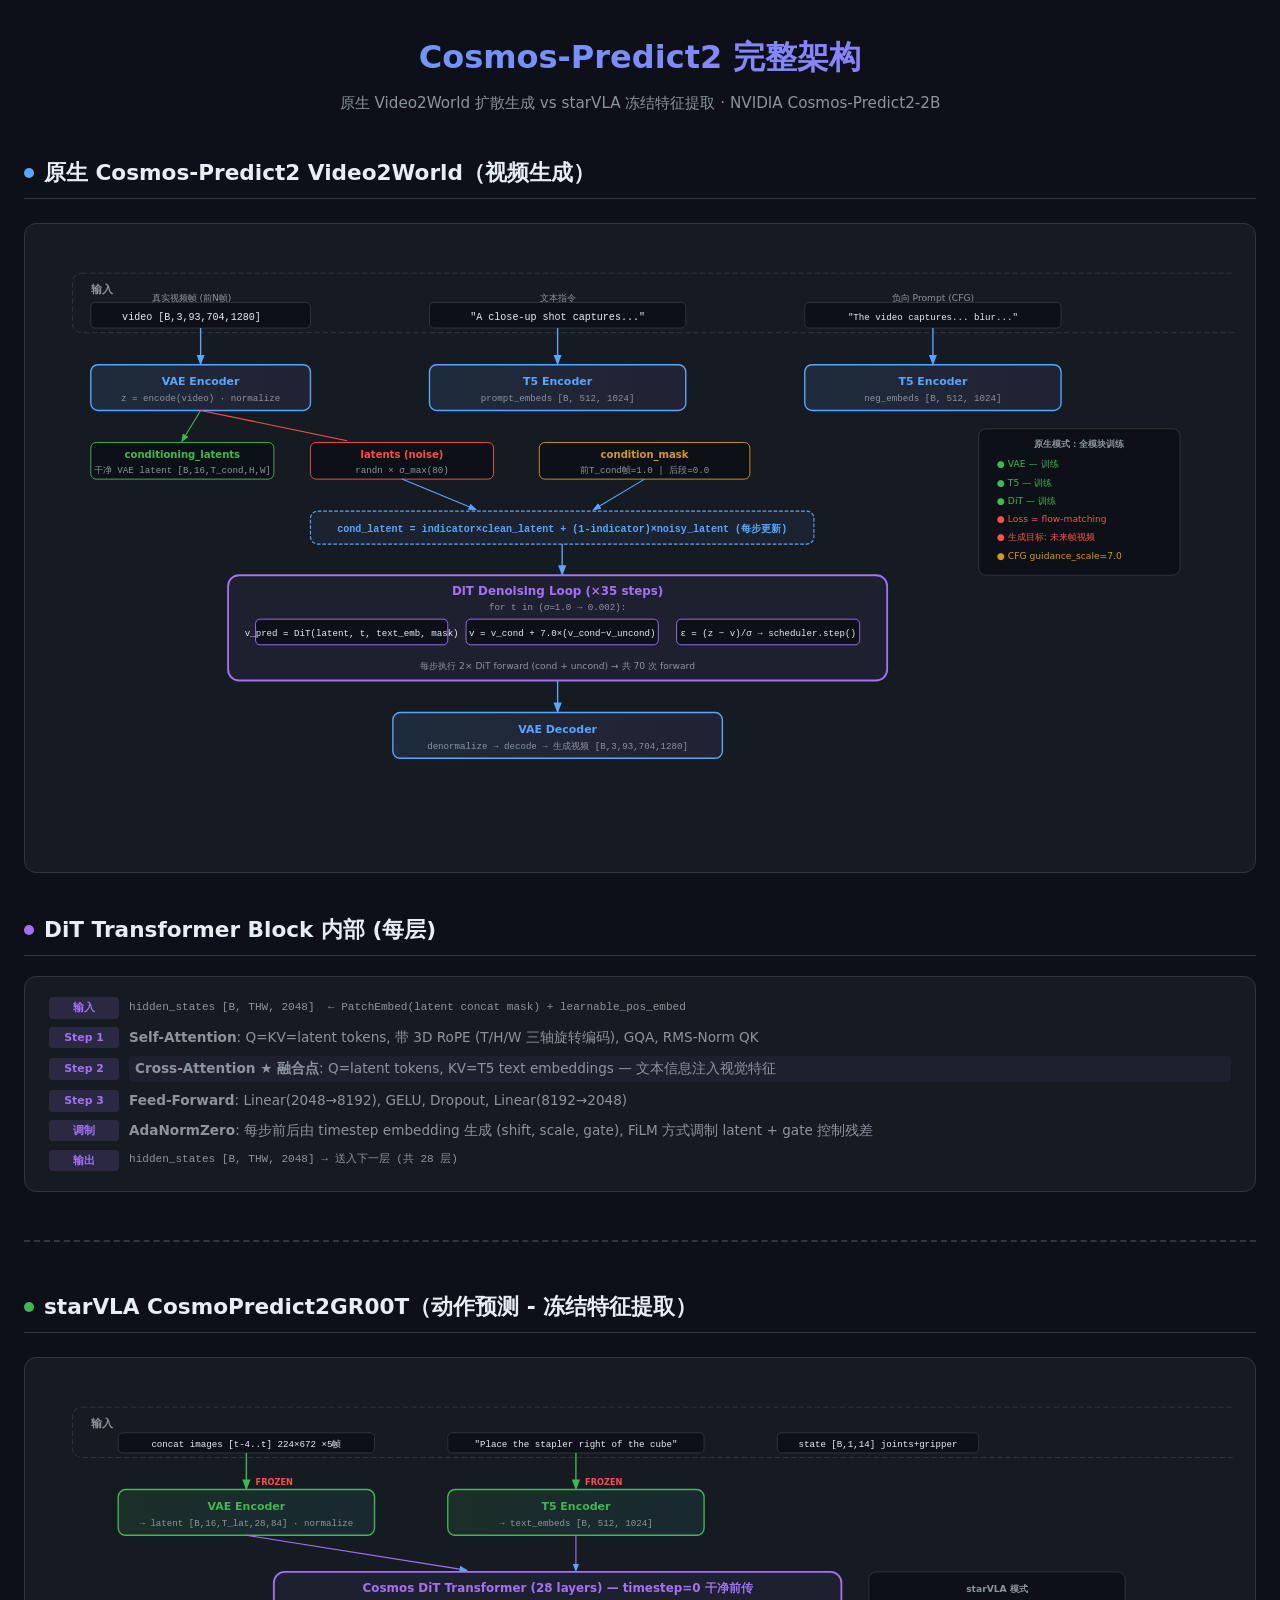
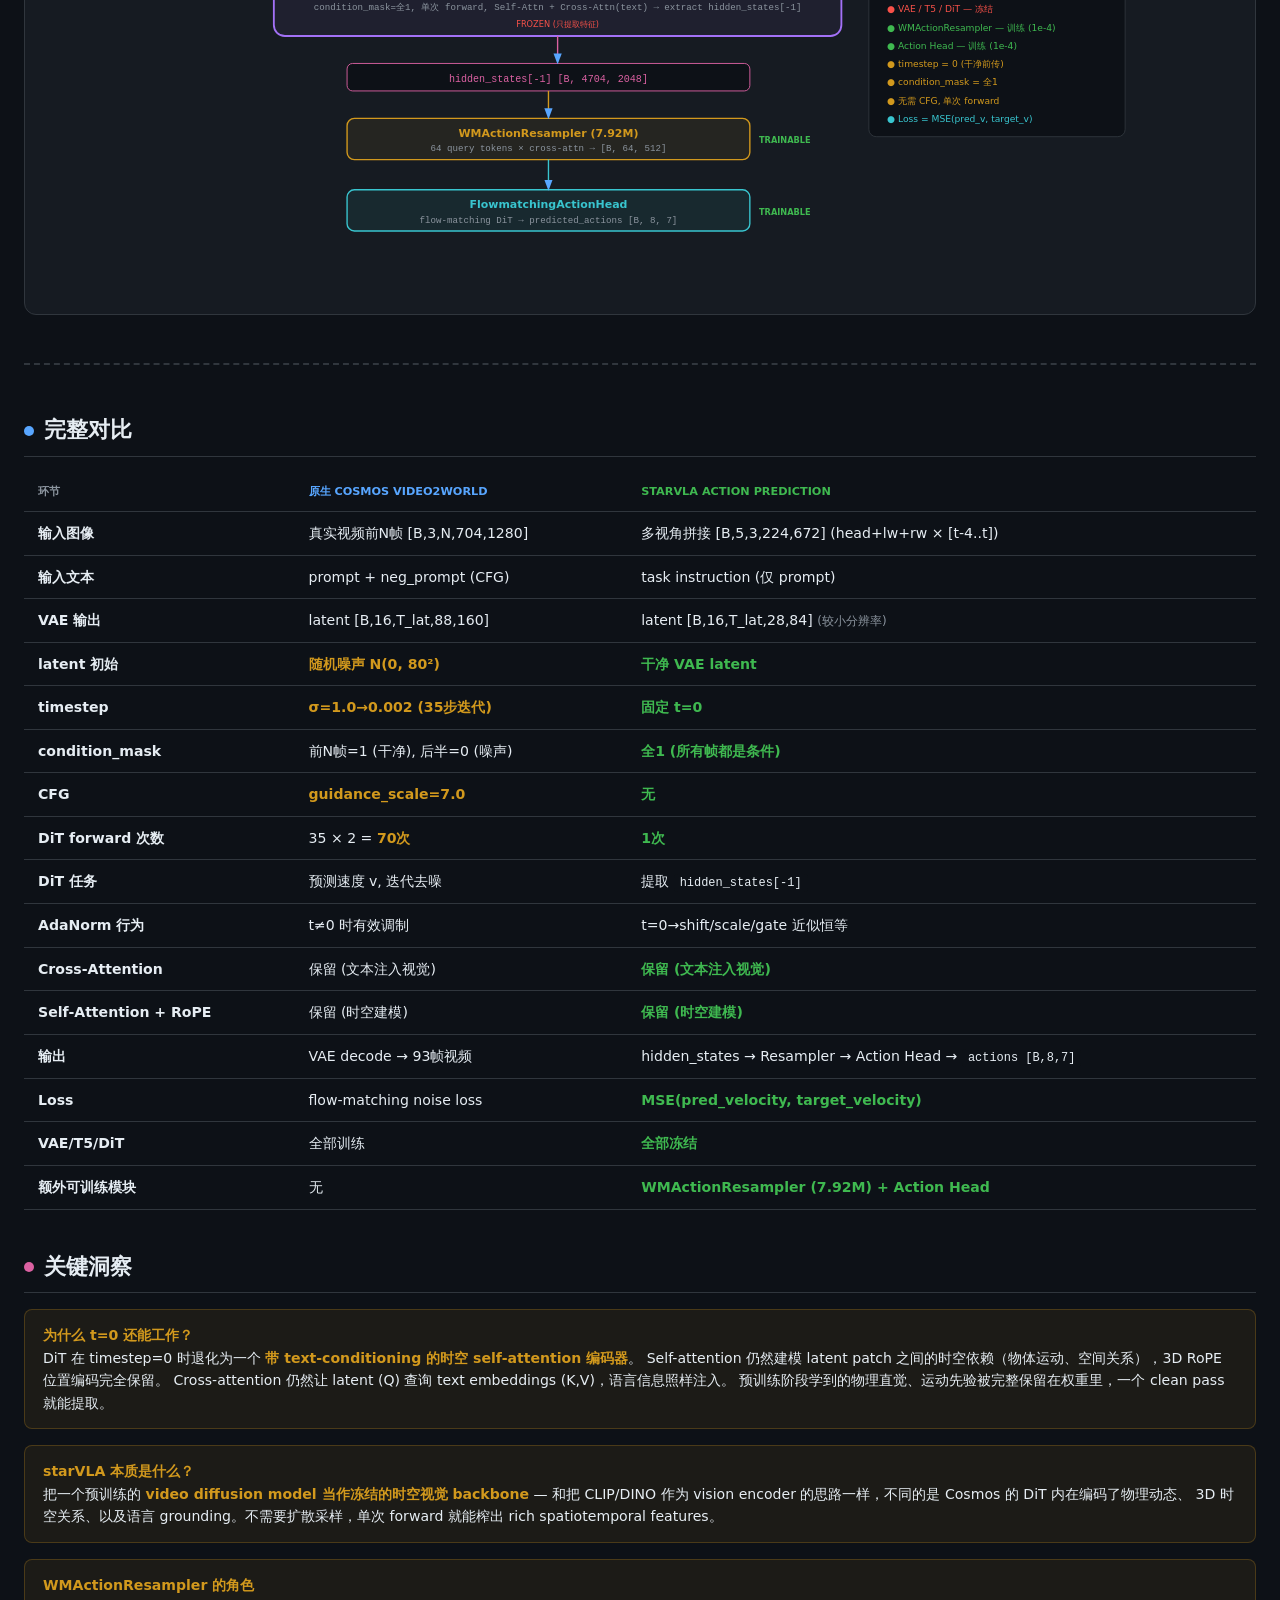
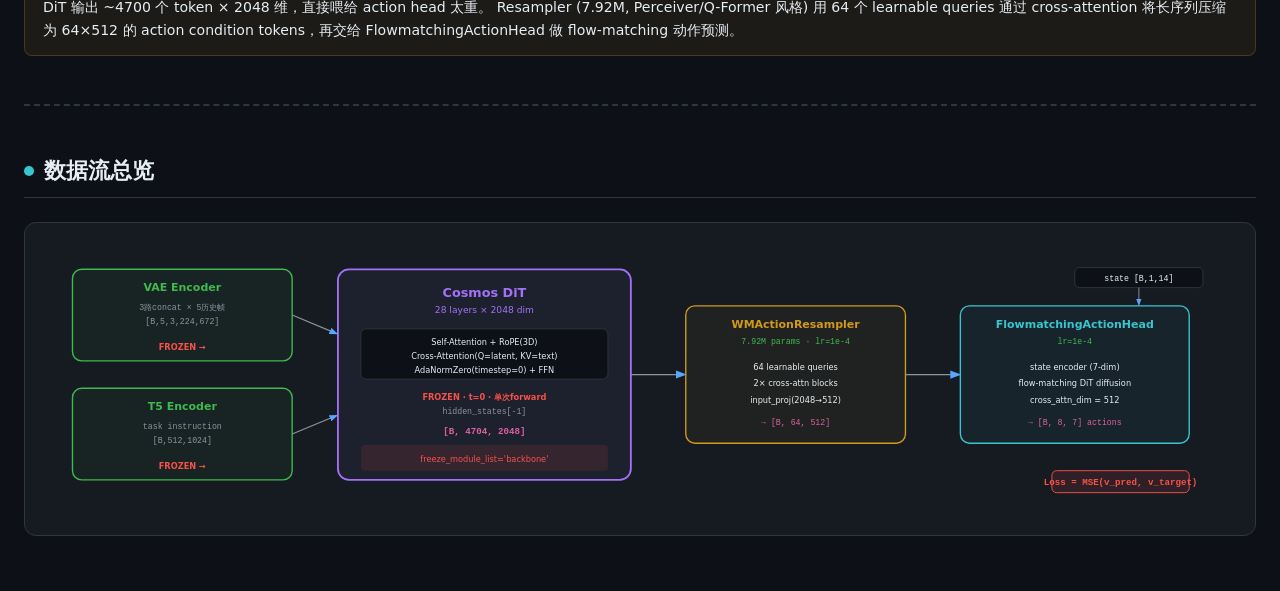
<file: docs/cosmos2_architecture.html>
<!DOCTYPE html>
<html lang="zh-CN">
<head>
<meta charset="UTF-8">
<meta name="viewport" content="width=device-width, initial-scale=1.0">
<title>Cosmos-Predict2 - 完整架构可视化</title>
<style>
  :root {
    --bg: #0d1117;
    --surface: #161b22;
    --border: #30363d;
    --text: #e6edf3;
    --text-secondary: #8b949e;
    --accent: #58a6ff;
    --green: #3fb950;
    --orange: #d2991d;
    --purple: #a371f7;
    --red: #f85149;
    --pink: #db61a2;
    --teal: #39c5cf;
    --code-bg: #0d1117;
  }
  * { margin: 0; padding: 0; box-sizing: border-box; }
  body {
    background: var(--bg);
    color: var(--text);
    font-family: -apple-system, BlinkMacSystemFont, 'Segoe UI', system-ui, sans-serif;
    line-height: 1.6;
    padding: 0;
  }
  .container { max-width: 1400px; margin: 0 auto; padding: 32px 24px; }

  h1 {
    font-size: 2em;
    font-weight: 700;
    text-align: center;
    margin-bottom: 8px;
    background: linear-gradient(135deg, var(--accent), var(--purple));
    -webkit-background-clip: text;
    -webkit-text-fill-color: transparent;
    background-clip: text;
  }
  .subtitle { text-align: center; color: var(--text-secondary); margin-bottom: 40px; font-size: 0.95em; }

  h2 {
    font-size: 1.35em;
    margin: 40px 0 16px;
    padding-bottom: 8px;
    border-bottom: 1px solid var(--border);
    display: flex; align-items: center; gap: 10px;
  }
  h2 .dot { width: 10px; height: 10px; border-radius: 50%; display: inline-block; }
  h2 .dot.native { background: var(--accent); }
  h2 .dot.starvla { background: var(--green); }

  .arch-grid {
    display: grid;
    grid-template-columns: 1fr 1fr;
    gap: 24px;
    margin-bottom: 40px;
  }
  @media (max-width: 900px) { .arch-grid { grid-template-columns: 1fr; } }

  .card {
    background: var(--surface);
    border: 1px solid var(--border);
    border-radius: 12px;
    padding: 24px;
  }
  .card h3 {
    font-size: 1.1em;
    margin-bottom: 16px;
    display: flex; align-items: center; gap: 8px;
  }
  .card.native { border-left: 3px solid var(--accent); }
  .card.starvla { border-left: 3px solid var(--green); }
  .badge {
    font-size: 0.75em; padding: 2px 8px; border-radius: 10px; font-weight: 600;
  }
  .badge.native { background: rgba(88,166,255,0.15); color: var(--accent); }
  .badge.starvla { background: rgba(63,185,80,0.15); color: var(--green); }

  .flow {
    display: flex;
    flex-direction: column;
    gap: 0;
    font-size: 0.88em;
  }
  .flow-row {
    display: flex; align-items: center; gap: 10px; padding: 6px 0;
  }
  .flow-label {
    min-width: 110px; text-align: right; color: var(--text-secondary); font-size: 0.82em; flex-shrink: 0;
  }
  .flow-box {
    background: var(--code-bg);
    border: 1px solid var(--border);
    border-radius: 6px;
    padding: 4px 10px;
    font-family: 'SF Mono', 'Fira Code', 'Consolas', monospace;
    font-size: 0.82em;
    white-space: nowrap;
  }
  .flow-arrow {
    color: var(--text-secondary); font-size: 1.2em; flex-shrink: 0;
  }

  .big-flow {
    display: flex;
    flex-direction: column;
    gap: 0;
  }
  .stage {
    display: flex; align-items: stretch; gap: 0;
  }
  .stage-num {
    width: 32px; height: 32px; border-radius: 50%;
    display: flex; align-items: center; justify-content: center;
    font-weight: 700; font-size: 0.82em; flex-shrink: 0; margin-top: 12px;
  }
  .stage-num.native { background: var(--accent); color: #fff; }
  .stage-num.starvla { background: var(--green); color: #fff; }
  .stage-content {
    flex: 1; padding: 12px 16px; margin-left: 12px;
    border-left: 2px solid var(--border);
  }
  .stage-content.last { border-left-color: transparent; }
  .stage-title { font-weight: 600; margin-bottom: 4px; }
  .stage-desc { font-size: 0.85em; color: var(--text-secondary); }

  table { width: 100%; border-collapse: collapse; font-size: 0.88em; margin-top: 12px; }
  th, td {
    padding: 10px 14px; text-align: left; border-bottom: 1px solid var(--border);
  }
  th { color: var(--text-secondary); font-weight: 600; font-size: 0.8em; text-transform: uppercase; }
  td code {
    background: var(--code-bg); padding: 2px 6px; border-radius: 4px;
    font-family: 'SF Mono', 'Fira Code', 'Consolas', monospace; font-size: 0.85em;
  }
  .highlight { color: var(--orange); font-weight: 600; }
  .highlight-green { color: var(--green); font-weight: 600; }

  .diagram {
    background: var(--surface);
    border: 1px solid var(--border);
    border-radius: 12px;
    padding: 32px;
    margin: 24px 0;
    overflow-x: auto;
  }
  .diagram svg { display: block; margin: 0 auto; }

  .dit-block {
    background: var(--surface);
    border: 1px solid var(--border);
    border-radius: 12px;
    padding: 20px 24px;
    margin: 20px 0;
  }
  .dit-block h4 { margin-bottom: 12px; color: var(--purple); }
  .dit-inner {
    display: flex; flex-direction: column; gap: 8px;
  }
  .dit-row {
    display: flex; align-items: center; gap: 10px; font-size: 0.85em;
  }
  .dit-label {
    background: rgba(163,113,247,0.15); color: var(--purple);
    padding: 2px 8px; border-radius: 4px; font-weight: 600; font-size: 0.8em; min-width: 70px; text-align: center;
  }
  .dit-desc { color: var(--text-secondary); flex: 1; }

  .tag {
    display: inline-block; padding: 3px 10px; border-radius: 12px; font-size: 0.78em; font-weight: 600; margin: 2px 4px;
  }
  .tag.frozen { background: rgba(248,81,73,0.15); color: var(--red); }
  .tag.trainable { background: rgba(63,185,80,0.15); color: var(--green); }
  .tag.input { background: rgba(88,166,255,0.12); color: var(--accent); }
  .tag.output { background: rgba(219,97,162,0.12); color: var(--pink); }

  .note {
    background: rgba(210,153,29,0.08);
    border: 1px solid rgba(210,153,29,0.25);
    border-radius: 8px;
    padding: 14px 18px;
    margin: 16px 0;
    font-size: 0.88em;
  }
  .note strong { color: var(--orange); }

  .section-divider {
    border: none; border-top: 2px dashed var(--border); margin: 48px 0;
  }

  .tabs {
    display: flex; gap: 8px; margin-bottom: 20px;
  }
  .tab {
    padding: 8px 20px; border-radius: 8px; border: 1px solid var(--border);
    background: var(--surface); color: var(--text); cursor: default;
    font-size: 0.9em; font-weight: 500;
  }
  .tab.active { background: var(--accent); border-color: var(--accent); color: #fff; }
</style>
</head>
<body>
<div class="container">

<h1>Cosmos-Predict2 完整架构</h1>
<p class="subtitle">原生 Video2World 扩散生成 vs starVLA 冻结特征提取 · NVIDIA Cosmos-Predict2-2B</p>

<!-- ============================================================ -->
<h2><span class="dot native"></span> 原生 Cosmos-Predict2 Video2World（视频生成）</h2>

<div class="diagram" style="padding: 40px 20px;">
<svg viewBox="0 0 1300 620" xmlns="http://www.w3.org/2000/svg" style="width:100%; max-width:1300px;">
  <defs>
    <marker id="arrowNative" markerWidth="8" markerHeight="6" refX="6" refY="3" orient="auto">
      <path d="M0,0 L8,3 L0,6 Z" fill="#58a6ff"/>
    </marker>
    <marker id="arrowGreen" markerWidth="8" markerHeight="6" refX="6" refY="3" orient="auto">
      <path d="M0,0 L8,3 L0,6 Z" fill="#3fb950"/>
    </marker>
    <linearGradient id="gradNative" x1="0" y1="0" x2="1" y2="0">
      <stop offset="0%" stop-color="#58a6ff" stop-opacity="0.12"/>
      <stop offset="100%" stop-color="#a371f7" stop-opacity="0.08"/>
    </linearGradient>
    <linearGradient id="gradStar" x1="0" y1="0" x2="1" y2="0">
      <stop offset="0%" stop-color="#3fb950" stop-opacity="0.12"/>
      <stop offset="100%" stop-color="#39c5cf" stop-opacity="0.08"/>
    </linearGradient>
  </defs>

  <!-- ====== Row 1: Inputs ====== -->
  <rect x="30" y="10" width="1300" height="65" rx="10" fill="none" stroke="#30363d" stroke-dasharray="6,3"/>
  <text x="50" y="32" fill="#8b949e" font-size="12" font-weight="600">输入</text>

  <!-- Video input -->
  <rect x="50" y="42" width="240" height="28" rx="5" fill="#0d1117" stroke="#30363d"/>
  <text x="160" y="61" fill="#e6edf3" font-size="11" text-anchor="middle" font-family="monospace">video [B,3,93,704,1280]</text>
  <text x="160" y="40" fill="#8b949e" font-size="10" text-anchor="middle">真实视频帧 (前N帧)</text>

  <!-- Text input -->
  <rect x="420" y="42" width="280" height="28" rx="5" fill="#0d1117" stroke="#30363d"/>
  <text x="560" y="61" fill="#e6edf3" font-size="11" text-anchor="middle" font-family="monospace">"A close-up shot captures..."</text>
  <text x="560" y="40" fill="#8b949e" font-size="10" text-anchor="middle">文本指令</text>

  <!-- Neg prompt -->
  <rect x="830" y="42" width="280" height="28" rx="5" fill="#0d1117" stroke="#30363d"/>
  <text x="970" y="61" fill="#e6edf3" font-size="10" text-anchor="middle" font-family="monospace">"The video captures... blur..."</text>
  <text x="970" y="40" fill="#8b949e" font-size="10" text-anchor="middle">负向 Prompt (CFG)</text>

  <!-- ====== Row 2: VAE + T5 ====== -->
  <!-- VAE -->
  <rect x="50" y="110" width="240" height="50" rx="8" fill="url(#gradNative)" stroke="#58a6ff" stroke-width="1.5"/>
  <text x="170" y="132" fill="#58a6ff" font-size="12" font-weight="700" text-anchor="middle">VAE Encoder</text>
  <text x="170" y="150" fill="#8b949e" font-size="10" text-anchor="middle" font-family="monospace">z = encode(video) · normalize</text>
  <line x1="170" y1="70" x2="170" y2="108" stroke="#58a6ff" stroke-width="1.5" marker-end="url(#arrowNative)"/>

  <!-- T5 -->
  <rect x="420" y="110" width="280" height="50" rx="8" fill="url(#gradNative)" stroke="#58a6ff" stroke-width="1.5"/>
  <text x="560" y="132" fill="#58a6ff" font-size="12" font-weight="700" text-anchor="middle">T5 Encoder</text>
  <text x="560" y="150" fill="#8b949e" font-size="10" text-anchor="middle" font-family="monospace">prompt_embeds [B, 512, 1024]</text>
  <line x1="560" y1="70" x2="560" y2="108" stroke="#58a6ff" stroke-width="1.5" marker-end="url(#arrowNative)"/>

  <!-- T5 neg -->
  <rect x="830" y="110" width="280" height="50" rx="8" fill="url(#gradNative)" stroke="#58a6ff" stroke-width="1.5"/>
  <text x="970" y="132" fill="#58a6ff" font-size="12" font-weight="700" text-anchor="middle">T5 Encoder</text>
  <text x="970" y="150" fill="#8b949e" font-size="10" text-anchor="middle" font-family="monospace">neg_embeds [B, 512, 1024]</text>
  <line x1="970" y1="70" x2="970" y2="108" stroke="#58a6ff" stroke-width="1.5" marker-end="url(#arrowNative)"/>

  <!-- ====== Row 3: Split ====== -->
  <!-- Conditioning latents (clean) -->
  <rect x="50" y="195" width="200" height="40" rx="6" fill="#0d1117" stroke="#3fb950"/>
  <text x="150" y="212" fill="#3fb950" font-size="11" font-weight="600" text-anchor="middle">conditioning_latents</text>
  <text x="150" y="228" fill="#8b949e" font-size="10" text-anchor="middle" font-family="monospace">干净 VAE latent [B,16,T_cond,H,W]</text>
  <line x1="170" y1="160" x2="150" y2="193" stroke="#3fb950" stroke-width="1.2" marker-end="url(#arrowGreen)"/>

  <!-- Noisy latents -->
  <rect x="290" y="195" width="200" height="40" rx="6" fill="#0d1117" stroke="#f85149"/>
  <text x="390" y="212" fill="#f85149" font-size="11" font-weight="600" text-anchor="middle">latents (noise)</text>
  <text x="390" y="228" fill="#8b949e" font-size="10" text-anchor="middle" font-family="monospace">randn × σ_max(80)</text>
  <line x1="170" y1="160" x2="330" y2="193" stroke="#f85149" stroke-width="1.2"/>

  <!-- Condition mask -->
  <rect x="540" y="195" width="230" height="40" rx="6" fill="#0d1117" stroke="#d2991d"/>
  <text x="655" y="212" fill="#d2991d" font-size="11" font-weight="600" text-anchor="middle">condition_mask</text>
  <text x="655" y="228" fill="#8b949e" font-size="10" text-anchor="middle" font-family="monospace">前T_cond帧=1.0 | 后段=0.0</text>

  <!-- ====== Row 4: Merge ====== -->
  <rect x="290" y="270" width="550" height="36" rx="8" fill="rgba(88,166,255,0.06)" stroke="#58a6ff" stroke-width="1.2" stroke-dasharray="4,2"/>
  <text x="565" y="293" fill="#58a6ff" font-size="11" font-weight="600" text-anchor="middle" font-family="monospace">cond_latent = indicator×clean_latent + (1-indicator)×noisy_latent (每步更新)</text>
  <line x1="390" y1="235" x2="470" y2="268" stroke="#58a6ff" stroke-width="1.2" marker-end="url(#arrowNative)"/>
  <line x1="655" y1="235" x2="600" y2="268" stroke="#58a6ff" stroke-width="1.2" marker-end="url(#arrowNative)"/>

  <!-- ====== Row 5: DiT Denoising Loop ====== -->
  <rect x="200" y="340" width="720" height="115" rx="12" fill="rgba(163,113,247,0.06)" stroke="#a371f7" stroke-width="2"/>
  <text x="560" y="362" fill="#a371f7" font-size="13" font-weight="700" text-anchor="middle">DiT Denoising Loop (×35 steps)</text>
  <text x="560" y="378" fill="#8b949e" font-size="10" text-anchor="middle" font-family="monospace">for t in (σ=1.0 → 0.002):</text>

  <!-- v-pred -->
  <rect x="230" y="388" width="210" height="28" rx="5" fill="#0d1117" stroke="#a371f7"/>
  <text x="335" y="406" fill="#e6edf3" font-size="10" text-anchor="middle" font-family="monospace">v_pred = DiT(latent, t, text_emb, mask)</text>
  <!-- CFG -->
  <rect x="460" y="388" width="210" height="28" rx="5" fill="#0d1117" stroke="#a371f7"/>
  <text x="565" y="406" fill="#e6edf3" font-size="10" text-anchor="middle" font-family="monospace">v = v_cond + 7.0×(v_cond−v_uncond)</text>
  <!-- step -->
  <rect x="690" y="388" width="200" height="28" rx="5" fill="#0d1117" stroke="#a371f7"/>
  <text x="790" y="406" fill="#e6edf3" font-size="10" text-anchor="middle" font-family="monospace">ε = (z − v)/σ → scheduler.step()</text>

  <text x="560" y="442" fill="#8b949e" font-size="10" text-anchor="middle">每步执行 2× DiT forward (cond + uncond) → 共 70 次 forward</text>

  <line x1="565" y1="306" x2="565" y2="338" stroke="#58a6ff" stroke-width="1.5" marker-end="url(#arrowNative)"/>

  <!-- ====== Row 6: VAE Decode ====== -->
  <rect x="380" y="490" width="360" height="50" rx="8" fill="url(#gradNative)" stroke="#58a6ff" stroke-width="1.5"/>
  <text x="560" y="512" fill="#58a6ff" font-size="12" font-weight="700" text-anchor="middle">VAE Decoder</text>
  <text x="560" y="530" fill="#8b949e" font-size="10" text-anchor="middle" font-family="monospace">denormalize → decode → 生成视频 [B,3,93,704,1280]</text>
  <line x1="560" y1="455" x2="560" y2="488" stroke="#58a6ff" stroke-width="1.5" marker-end="url(#arrowNative)"/>

  <!-- ====== Right side: Frozen/Trainable Legend ====== -->
  <rect x="1020" y="180" width="220" height="160" rx="8" fill="#0d1117" stroke="#30363d"/>
  <text x="1130" y="200" fill="#8b949e" font-size="10" font-weight="600" text-anchor="middle">原生模式：全模块训练</text>
  <text x="1040" y="222" fill="#3fb950" font-size="10">● VAE — 训练</text>
  <text x="1040" y="242" fill="#3fb950" font-size="10">● T5 — 训练</text>
  <text x="1040" y="262" fill="#3fb950" font-size="10">● DiT — 训练</text>
  <text x="1040" y="282" fill="#f85149" font-size="10">● Loss = flow-matching</text>
  <text x="1040" y="302" fill="#f85149" font-size="10">● 生成目标: 未来帧视频</text>
  <text x="1040" y="322" fill="#d2991d" font-size="10">● CFG guidance_scale=7.0</text>
</svg>
</div>

<!-- ====== DiT Block Detail ====== -->
<h2><span class="dot" style="background:var(--purple)"></span> DiT Transformer Block 内部 (每层)</h2>
<div class="dit-block">
  <div class="dit-inner">
    <div class="dit-row">
      <span class="dit-label">输入</span>
      <span class="dit-desc" style="font-family:monospace">hidden_states [B, THW, 2048]  &nbsp;← PatchEmbed(latent concat mask) + learnable_pos_embed</span>
    </div>
    <div class="dit-row">
      <span class="dit-label">Step 1</span>
      <span class="dit-desc"><strong>Self-Attention</strong>: Q=KV=latent tokens, 带 3D RoPE (T/H/W 三轴旋转编码), GQA, RMS-Norm QK</span>
    </div>
    <div class="dit-row">
      <span class="dit-label">Step 2</span>
      <span class="dit-desc" style="background:rgba(163,113,247,0.06);padding:2px 6px;border-radius:4px"><strong>Cross-Attention ★ 融合点</strong>: Q=latent tokens, KV=T5 text embeddings — 文本信息注入视觉特征</span>
    </div>
    <div class="dit-row">
      <span class="dit-label">Step 3</span>
      <span class="dit-desc"><strong>Feed-Forward</strong>: Linear(2048→8192), GELU, Dropout, Linear(8192→2048)</span>
    </div>
    <div class="dit-row">
      <span class="dit-label">调制</span>
      <span class="dit-desc"><strong>AdaNormZero</strong>: 每步前后由 timestep embedding 生成 (shift, scale, gate), FiLM 方式调制 latent + gate 控制残差</span>
    </div>
    <div class="dit-row">
      <span class="dit-label">输出</span>
      <span class="dit-desc" style="font-family:monospace">hidden_states [B, THW, 2048] → 送入下一层 (共 28 层)</span>
    </div>
  </div>
</div>

<hr class="section-divider">

<!-- ============================================================ -->
<h2><span class="dot starvla"></span> starVLA CosmoPredict2GR00T（动作预测 - 冻结特征提取）</h2>

<div class="diagram" style="padding:40px 20px;">
<svg viewBox="0 0 1300 520" xmlns="http://www.w3.org/2000/svg" style="width:100%; max-width:1300px;">
  <!-- ====== Inputs ====== -->
  <rect x="30" y="10" width="1300" height="55" rx="10" fill="none" stroke="#30363d" stroke-dasharray="6,3"/>
  <text x="50" y="32" fill="#8b949e" font-size="12" font-weight="600">输入</text>

  <rect x="80" y="38" width="280" height="22" rx="5" fill="#0d1117" stroke="#30363d"/>
  <text x="220" y="53" fill="#e6edf3" font-size="10" text-anchor="middle" font-family="monospace">concat images [t-4..t] 224×672 ×5帧</text>
  <rect x="440" y="38" width="280" height="22" rx="5" fill="#0d1117" stroke="#30363d"/>
  <text x="580" y="53" fill="#e6edf3" font-size="10" text-anchor="middle" font-family="monospace">"Place the stapler right of the cube"</text>
  <rect x="800" y="38" width="220" height="22" rx="5" fill="#0d1117" stroke="#30363d"/>
  <text x="910" y="53" fill="#e6edf3" font-size="10" text-anchor="middle" font-family="monospace">state [B,1,14] joints+gripper</text>

  <!-- ====== Frozen VAE + T5 ====== -->
  <rect x="80" y="100" width="280" height="50" rx="8" fill="url(#gradStar)" stroke="#3fb950" stroke-width="1.5"/>
  <text x="220" y="122" fill="#3fb950" font-size="12" font-weight="700" text-anchor="middle">VAE Encoder</text>
  <text x="220" y="140" fill="#8b949e" font-size="10" text-anchor="middle" font-family="monospace">→ latent [B,16,T_lat,28,84] · normalize</text>
  <line x1="220" y1="60" x2="220" y2="98" stroke="#3fb950" stroke-width="1.5" marker-end="url(#arrowGreen)"/>

  <rect x="440" y="100" width="280" height="50" rx="8" fill="url(#gradStar)" stroke="#3fb950" stroke-width="1.5"/>
  <text x="580" y="122" fill="#3fb950" font-size="12" font-weight="700" text-anchor="middle">T5 Encoder</text>
  <text x="580" y="140" fill="#8b949e" font-size="10" text-anchor="middle" font-family="monospace">→ text_embeds [B, 512, 1024]</text>
  <line x1="580" y1="60" x2="580" y2="98" stroke="#3fb950" stroke-width="1.5" marker-end="url(#arrowGreen)"/>

  <text x="230" y="95" fill="#f85149" font-size="9" font-weight="600">FROZEN</text>
  <text x="590" y="95" fill="#f85149" font-size="9" font-weight="600">FROZEN</text>

  <!-- ====== DiT Clean Forward ====== -->
  <rect x="250" y="190" width="620" height="70" rx="12" fill="rgba(163,113,247,0.06)" stroke="#a371f7" stroke-width="2"/>
  <text x="560" y="212" fill="#a371f7" font-size="13" font-weight="700" text-anchor="middle">Cosmos DiT Transformer (28 layers) — timestep=0 干净前传</text>
  <text x="560" y="232" fill="#8b949e" font-size="10" text-anchor="middle" font-family="monospace">condition_mask=全1, 单次 forward, Self-Attn + Cross-Attn(text) → extract hidden_states[-1]</text>
  <text x="560" y="250" fill="#f85149" font-size="9" text-anchor="middle">FROZEN (只提取特征)</text>

  <line x1="220" y1="150" x2="460" y2="188" stroke="#a371f7" stroke-width="1.2" marker-end="url(#arrowNative)"/>
  <line x1="580" y1="150" x2="580" y2="188" stroke="#a371f7" stroke-width="1.2" marker-end="url(#arrowNative)"/>

  <!-- ====== hidden_states ====== -->
  <rect x="330" y="290" width="440" height="30" rx="6" fill="#0d1117" stroke="#db61a2"/>
  <text x="550" y="310" fill="#db61a2" font-size="11" text-anchor="middle" font-family="monospace">hidden_states[-1] [B, 4704, 2048]</text>
  <line x1="560" y1="260" x2="560" y2="288" stroke="#db61a2" stroke-width="1.5" marker-end="url(#arrowNative)"/>

  <!-- ====== WMActionResampler ====== -->
  <rect x="330" y="350" width="440" height="45" rx="8" fill="rgba(210,153,29,0.08)" stroke="#d2991d" stroke-width="1.5"/>
  <text x="550" y="370" fill="#d2991d" font-size="12" font-weight="700" text-anchor="middle">WMActionResampler (7.92M)</text>
  <text x="550" y="386" fill="#8b949e" font-size="10" text-anchor="middle" font-family="monospace">64 query tokens × cross-attn → [B, 64, 512]</text>
  <line x1="550" y1="320" x2="550" y2="348" stroke="#d2991d" stroke-width="1.5" marker-end="url(#arrowNative)"/>
  <text x="780" y="377" fill="#3fb950" font-size="9" font-weight="600">TRAINABLE</text>

  <!-- ====== Action Head ====== -->
  <rect x="330" y="428" width="440" height="45" rx="8" fill="rgba(57,197,207,0.08)" stroke="#39c5cf" stroke-width="1.5"/>
  <text x="550" y="448" fill="#39c5cf" font-size="12" font-weight="700" text-anchor="middle">FlowmatchingActionHead</text>
  <text x="550" y="464" fill="#8b949e" font-size="10" text-anchor="middle" font-family="monospace">flow-matching DiT → predicted_actions [B, 8, 7]</text>
  <line x1="550" y1="395" x2="550" y2="426" stroke="#39c5cf" stroke-width="1.5" marker-end="url(#arrowNative)"/>
  <text x="780" y="455" fill="#3fb950" font-size="9" font-weight="600">TRAINABLE</text>

  <!-- ====== Right: Legend ====== -->
  <rect x="900" y="190" width="280" height="180" rx="8" fill="#0d1117" stroke="#30363d"/>
  <text x="1040" y="212" fill="#8b949e" font-size="10" font-weight="600" text-anchor="middle">starVLA 模式</text>
  <text x="920" y="234" fill="#f85149" font-size="10">● VAE / T5 / DiT — 冻结</text>
  <text x="920" y="254" fill="#3fb950" font-size="10">● WMActionResampler — 训练 (1e-4)</text>
  <text x="920" y="274" fill="#3fb950" font-size="10">● Action Head — 训练 (1e-4)</text>
  <text x="920" y="294" fill="#d2991d" font-size="10">● timestep = 0 (干净前传)</text>
  <text x="920" y="314" fill="#d2991d" font-size="10">● condition_mask = 全1</text>
  <text x="920" y="334" fill="#d2991d" font-size="10">● 无需 CFG, 单次 forward</text>
  <text x="920" y="354" fill="#39c5cf" font-size="10">● Loss = MSE(pred_v, target_v)</text>
</svg>
</div>

<hr class="section-divider">

<!-- ============================================================ -->
<h2><span class="dot native"></span> 完整对比</h2>

<table>
  <thead>
    <tr>
      <th>环节</th>
      <th style="color:var(--accent)">原生 Cosmos Video2World</th>
      <th style="color:var(--green)">starVLA Action Prediction</th>
    </tr>
  </thead>
  <tbody>
    <tr><td><strong>输入图像</strong></td><td>真实视频前N帧 [B,3,N,704,1280]</td><td>多视角拼接 [B,5,3,224,672] (head+lw+rw × [t-4..t])</td></tr>
    <tr><td><strong>输入文本</strong></td><td>prompt + neg_prompt (CFG)</td><td>task instruction (仅 prompt)</td></tr>
    <tr><td><strong>VAE 输出</strong></td><td>latent [B,16,T_lat,88,160]</td><td>latent [B,16,T_lat,28,84] <span style="color:var(--text-secondary);font-size:0.85em">(较小分辨率)</span></td></tr>
    <tr><td><strong>latent 初始</strong></td><td><span class="highlight">随机噪声 N(0, 80²)</span></td><td><span class="highlight-green">干净 VAE latent</span></td></tr>
    <tr><td><strong>timestep</strong></td><td><span class="highlight">σ=1.0→0.002 (35步迭代)</span></td><td><span class="highlight-green">固定 t=0</span></td></tr>
    <tr><td><strong>condition_mask</strong></td><td>前N帧=1 (干净), 后半=0 (噪声)</td><td><span class="highlight-green">全1 (所有帧都是条件)</span></td></tr>
    <tr><td><strong>CFG</strong></td><td><span class="highlight">guidance_scale=7.0</span></td><td><span class="highlight-green">无</span></td></tr>
    <tr><td><strong>DiT forward 次数</strong></td><td>35 × 2 = <span class="highlight">70次</span></td><td><span class="highlight-green">1次</span></td></tr>
    <tr><td><strong>DiT 任务</strong></td><td>预测速度 v, 迭代去噪</td><td>提取 <code>hidden_states[-1]</code></td></tr>
    <tr><td><strong>AdaNorm 行为</strong></td><td>t≠0 时有效调制</td><td>t=0→shift/scale/gate 近似恒等</td></tr>
    <tr><td><strong>Cross-Attention</strong></td><td>保留 (文本注入视觉)</td><td><span class="highlight-green">保留 (文本注入视觉)</span></td></tr>
    <tr><td><strong>Self-Attention + RoPE</strong></td><td>保留 (时空建模)</td><td><span class="highlight-green">保留 (时空建模)</span></td></tr>
    <tr><td><strong>输出</strong></td><td>VAE decode → 93帧视频</td><td>hidden_states → Resampler → Action Head → <code>actions [B,8,7]</code></td></tr>
    <tr><td><strong>Loss</strong></td><td>flow-matching noise loss</td><td><span class="highlight-green">MSE(pred_velocity, target_velocity)</span></td></tr>
    <tr><td><strong>VAE/T5/DiT</strong></td><td>全部训练</td><td><span class="highlight-green">全部冻结</span></td></tr>
    <tr><td><strong>额外可训练模块</strong></td><td>无</td><td><span class="highlight-green">WMActionResampler (7.92M) + Action Head</span></td></tr>
  </tbody>
</table>

<!-- ============================================================ -->
<h2><span class="dot" style="background:var(--pink)"></span> 关键洞察</h2>

<div class="note">
  <strong>为什么 t=0 还能工作？</strong><br>
  DiT 在 timestep=0 时退化为一个 <strong>带 text-conditioning 的时空 self-attention 编码器</strong>。
  Self-attention 仍然建模 latent patch 之间的时空依赖（物体运动、空间关系），3D RoPE 位置编码完全保留。
  Cross-attention 仍然让 latent (Q) 查询 text embeddings (K,V)，语言信息照样注入。
  预训练阶段学到的物理直觉、运动先验被完整保留在权重里，一个 clean pass 就能提取。
</div>

<div class="note">
  <strong>starVLA 本质是什么？</strong><br>
  把一个预训练的 <strong>video diffusion model 当作冻结的时空视觉 backbone</strong> —
  和把 CLIP/DINO 作为 vision encoder 的思路一样，不同的是 Cosmos 的 DiT 内在编码了物理动态、
  3D 时空关系、以及语言 grounding。不需要扩散采样，单次 forward 就能榨出 rich spatiotemporal features。
</div>

<div class="note">
  <strong>WMActionResampler 的角色</strong><br>
  DiT 输出 ~4700 个 token × 2048 维，直接喂给 action head 太重。
  Resampler (7.92M, Perceiver/Q-Former 风格) 用 64 个 learnable queries 通过 cross-attention
  将长序列压缩为 64×512 的 action condition tokens，再交给 FlowmatchingActionHead 做 flow-matching 动作预测。
</div>

<hr class="section-divider">

<!-- ============================================================ -->
<h2><span class="dot" style="background:var(--teal)"></span> 数据流总览</h2>

<div class="diagram" style="padding:28px 20px;">
<svg viewBox="0 0 1300 280" xmlns="http://www.w3.org/2000/svg" style="width:100%; max-width:1300px;">
  <!-- VAE branch -->
  <rect x="30" y="20" width="240" height="100" rx="10" fill="rgba(63,185,80,0.05)" stroke="#3fb950" stroke-width="1.5"/>
  <text x="150" y="44" fill="#3fb950" font-size="12" font-weight="600" text-anchor="middle">VAE Encoder</text>
  <text x="150" y="64" fill="#8b949e" font-size="9" text-anchor="middle" font-family="monospace">3路concat × 5历史帧</text>
  <text x="150" y="80" fill="#8b949e" font-size="9" text-anchor="middle" font-family="monospace">[B,5,3,224,672]</text>
  <text x="150" y="108" fill="#f85149" font-size="9" font-weight="600" text-anchor="middle">FROZEN  →</text>

  <!-- T5 branch -->
  <rect x="30" y="150" width="240" height="100" rx="10" fill="rgba(63,185,80,0.05)" stroke="#3fb950" stroke-width="1.5"/>
  <text x="150" y="174" fill="#3fb950" font-size="12" font-weight="600" text-anchor="middle">T5 Encoder</text>
  <text x="150" y="194" fill="#8b949e" font-size="9" text-anchor="middle" font-family="monospace">task instruction</text>
  <text x="150" y="210" fill="#8b949e" font-size="9" text-anchor="middle" font-family="monospace">[B,512,1024]</text>
  <text x="150" y="238" fill="#f85149" font-size="9" font-weight="600" text-anchor="middle">FROZEN  →</text>

  <!-- DiT -->
  <rect x="320" y="20" width="320" height="230" rx="12" fill="rgba(163,113,247,0.05)" stroke="#a371f7" stroke-width="2"/>
  <text x="480" y="50" fill="#a371f7" font-size="14" font-weight="700" text-anchor="middle">Cosmos DiT</text>
  <text x="480" y="68" fill="#a371f7" font-size="10" text-anchor="middle">28 layers × 2048 dim</text>

  <rect x="345" y="85" width="270" height="55" rx="6" fill="#0d1117" stroke="#30363d"/>
  <text x="480" y="103" fill="#e6edf3" font-size="9" text-anchor="middle">Self-Attention + RoPE(3D)</text>
  <text x="480" y="118" fill="#e6edf3" font-size="9" text-anchor="middle">Cross-Attention(Q=latent, KV=text)</text>
  <text x="480" y="133" fill="#e6edf3" font-size="9" text-anchor="middle">AdaNormZero(timestep=0) + FFN</text>

  <text x="480" y="163" fill="#f85149" font-size="9" font-weight="600" text-anchor="middle">FROZEN · t=0 · 单次forward</text>
  <text x="480" y="178" fill="#8b949e" font-size="9" text-anchor="middle" font-family="monospace">hidden_states[-1]</text>
  <text x="480" y="200" fill="#db61a2" font-size="10" font-weight="600" text-anchor="middle" font-family="monospace">[B, 4704, 2048]</text>
  <rect x="345" y="212" width="270" height="28" rx="4" fill="#f85149" fill-opacity="0.1"/>
  <text x="480" y="231" fill="#f85149" font-size="9" text-anchor="middle">freeze_module_list='backbone'</text>

  <!-- Resampler -->
  <rect x="700" y="60" width="240" height="150" rx="10" fill="rgba(210,153,29,0.05)" stroke="#d2991d" stroke-width="1.5"/>
  <text x="820" y="84" fill="#d2991d" font-size="12" font-weight="700" text-anchor="middle">WMActionResampler</text>
  <text x="820" y="102" fill="#3fb950" font-size="9" text-anchor="middle" font-family="monospace">7.92M params · lr=1e-4</text>
  <text x="820" y="130" fill="#e6edf3" font-size="9" text-anchor="middle">64 learnable queries</text>
  <text x="820" y="148" fill="#e6edf3" font-size="9" text-anchor="middle">2× cross-attn blocks</text>
  <text x="820" y="166" fill="#e6edf3" font-size="9" text-anchor="middle">input_proj(2048→512)</text>
  <text x="820" y="190" fill="#db61a2" font-size="9" text-anchor="middle" font-family="monospace">→ [B, 64, 512]</text>

  <!-- Action Head -->
  <rect x="1000" y="60" width="250" height="150" rx="10" fill="rgba(57,197,207,0.05)" stroke="#39c5cf" stroke-width="1.5"/>
  <text x="1125" y="84" fill="#39c5cf" font-size="12" font-weight="700" text-anchor="middle">FlowmatchingActionHead</text>
  <text x="1125" y="102" fill="#3fb950" font-size="9" text-anchor="middle" font-family="monospace">lr=1e-4</text>
  <text x="1125" y="130" fill="#e6edf3" font-size="9" text-anchor="middle">state encoder (7-dim)</text>
  <text x="1125" y="148" fill="#e6edf3" font-size="9" text-anchor="middle">flow-matching DiT diffusion</text>
  <text x="1125" y="166" fill="#e6edf3" font-size="9" text-anchor="middle">cross_attn_dim = 512</text>
  <text x="1125" y="190" fill="#db61a2" font-size="9" text-anchor="middle" font-family="monospace">→ [B, 8, 7] actions</text>

  <!-- Arrows -->
  <line x1="270" y1="70" x2="318" y2="90" stroke="#8b949e" stroke-width="1.2" marker-end="url(#arrowNative)"/>
  <line x1="270" y1="200" x2="318" y2="180" stroke="#8b949e" stroke-width="1.2" marker-end="url(#arrowNative)"/>
  <line x1="640" y1="135" x2="698" y2="135" stroke="#8b949e" stroke-width="1.5" marker-end="url(#arrowNative)"/>
  <line x1="940" y1="135" x2="998" y2="135" stroke="#8b949e" stroke-width="1.5" marker-end="url(#arrowNative)"/>

  <!-- State input -->
  <rect x="1125" y="18" width="140" height="22" rx="5" fill="#0d1117" stroke="#30363d"/>
  <text x="1195" y="33" fill="#e6edf3" font-size="9" text-anchor="middle" font-family="monospace">state [B,1,14]</text>
  <line x1="1195" y1="40" x2="1195" y2="58" stroke="#8b949e" stroke-width="1" marker-end="url(#arrowNative)"/>

  <!-- Loss -->
  <rect x="1100" y="240" width="150" height="24" rx="5" fill="rgba(248,81,73,0.1)" stroke="#f85149" stroke-width="1"/>
  <text x="1175" y="256" fill="#f85149" font-size="10" font-weight="600" text-anchor="middle" font-family="monospace">Loss = MSE(v_pred, v_target)</text>
</svg>
</div>

</div>
</body>
</html>
</file>
